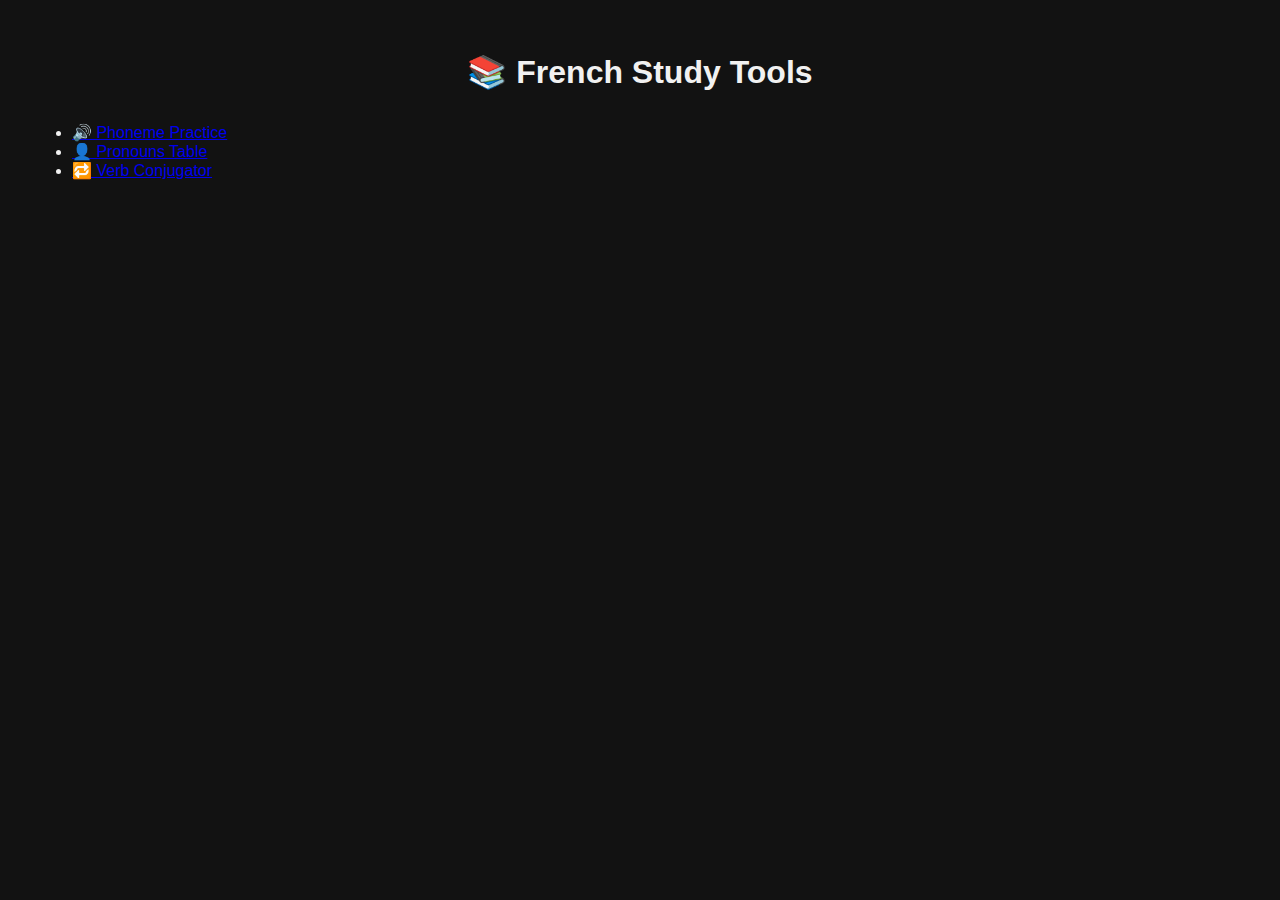
<file: index.html>
<!DOCTYPE html>
<html lang="en">
<head>
  <meta charset="UTF-8">
  <title>📚 French Study Tools</title>
  <link rel="stylesheet" href="style.css">
</head>
<body>
  <h1>📚 French Study Tools</h1>
  <ul>
    <li><a href="phonemes/index.html">🔊 Phoneme Practice</a></li>
    <li><a href="pronouns/index.html">👤 Pronouns Table</a></li>
    <li><a href="conjugator/index.html">🔁 Verb Conjugator</a></li>
  </ul>
</body>
</html>
</file>
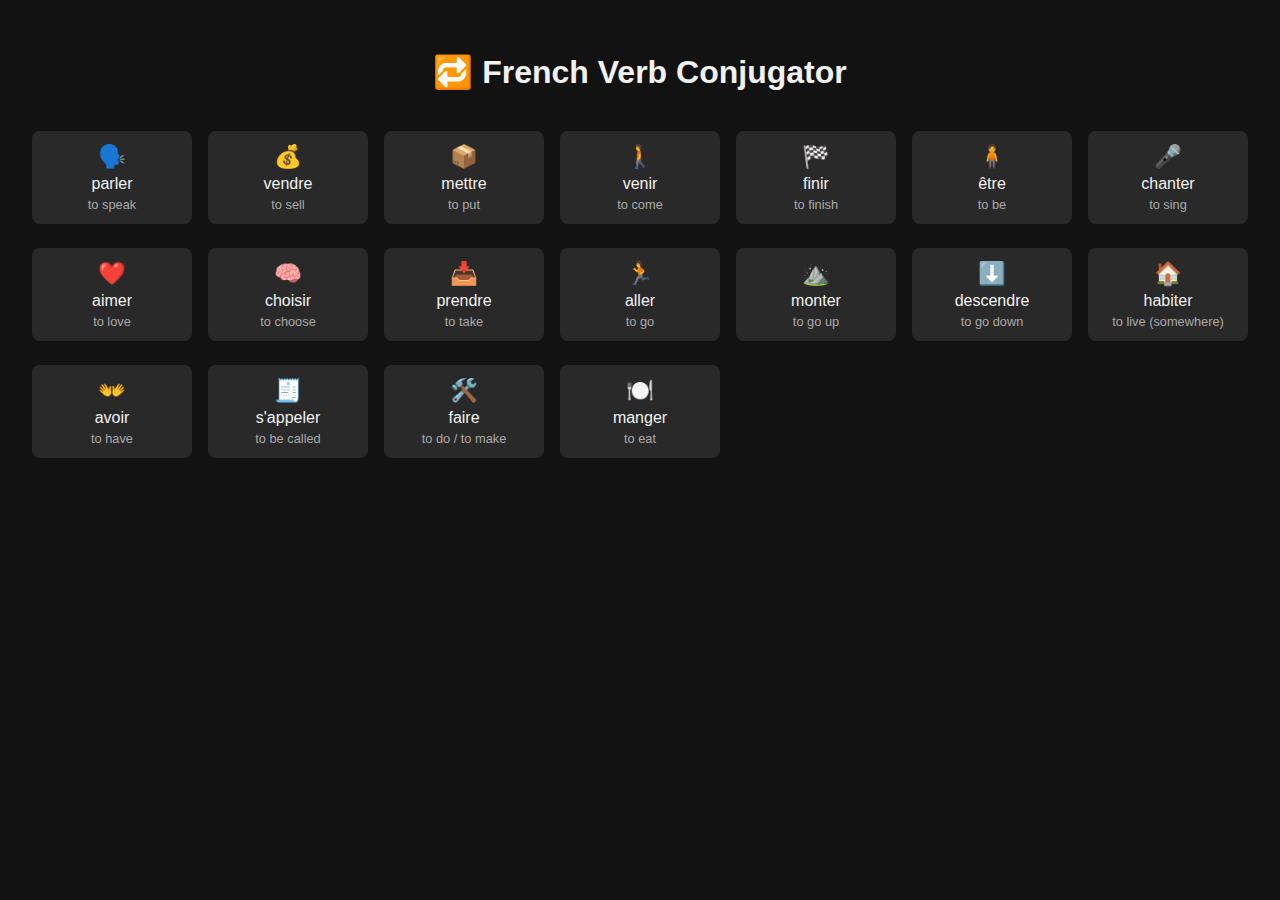
<file: conjugator/index.html>
<!DOCTYPE html>
<html lang="en">
<head>
  <meta charset="UTF-8" />
  <meta name="viewport" content="width=device-width, initial-scale=1.0" />
  <title>French Verb Conjugator</title>
  <link rel="stylesheet" href="../style.css" />
</head>
<body>
  <h1>🔁 French Verb Conjugator</h1>
  <div id="verb-grid"></div>
  <div id="verb-detail" style="display: none"></div>

  
  <script src="conjugator.js"></script>
</body>
</html>
</file>
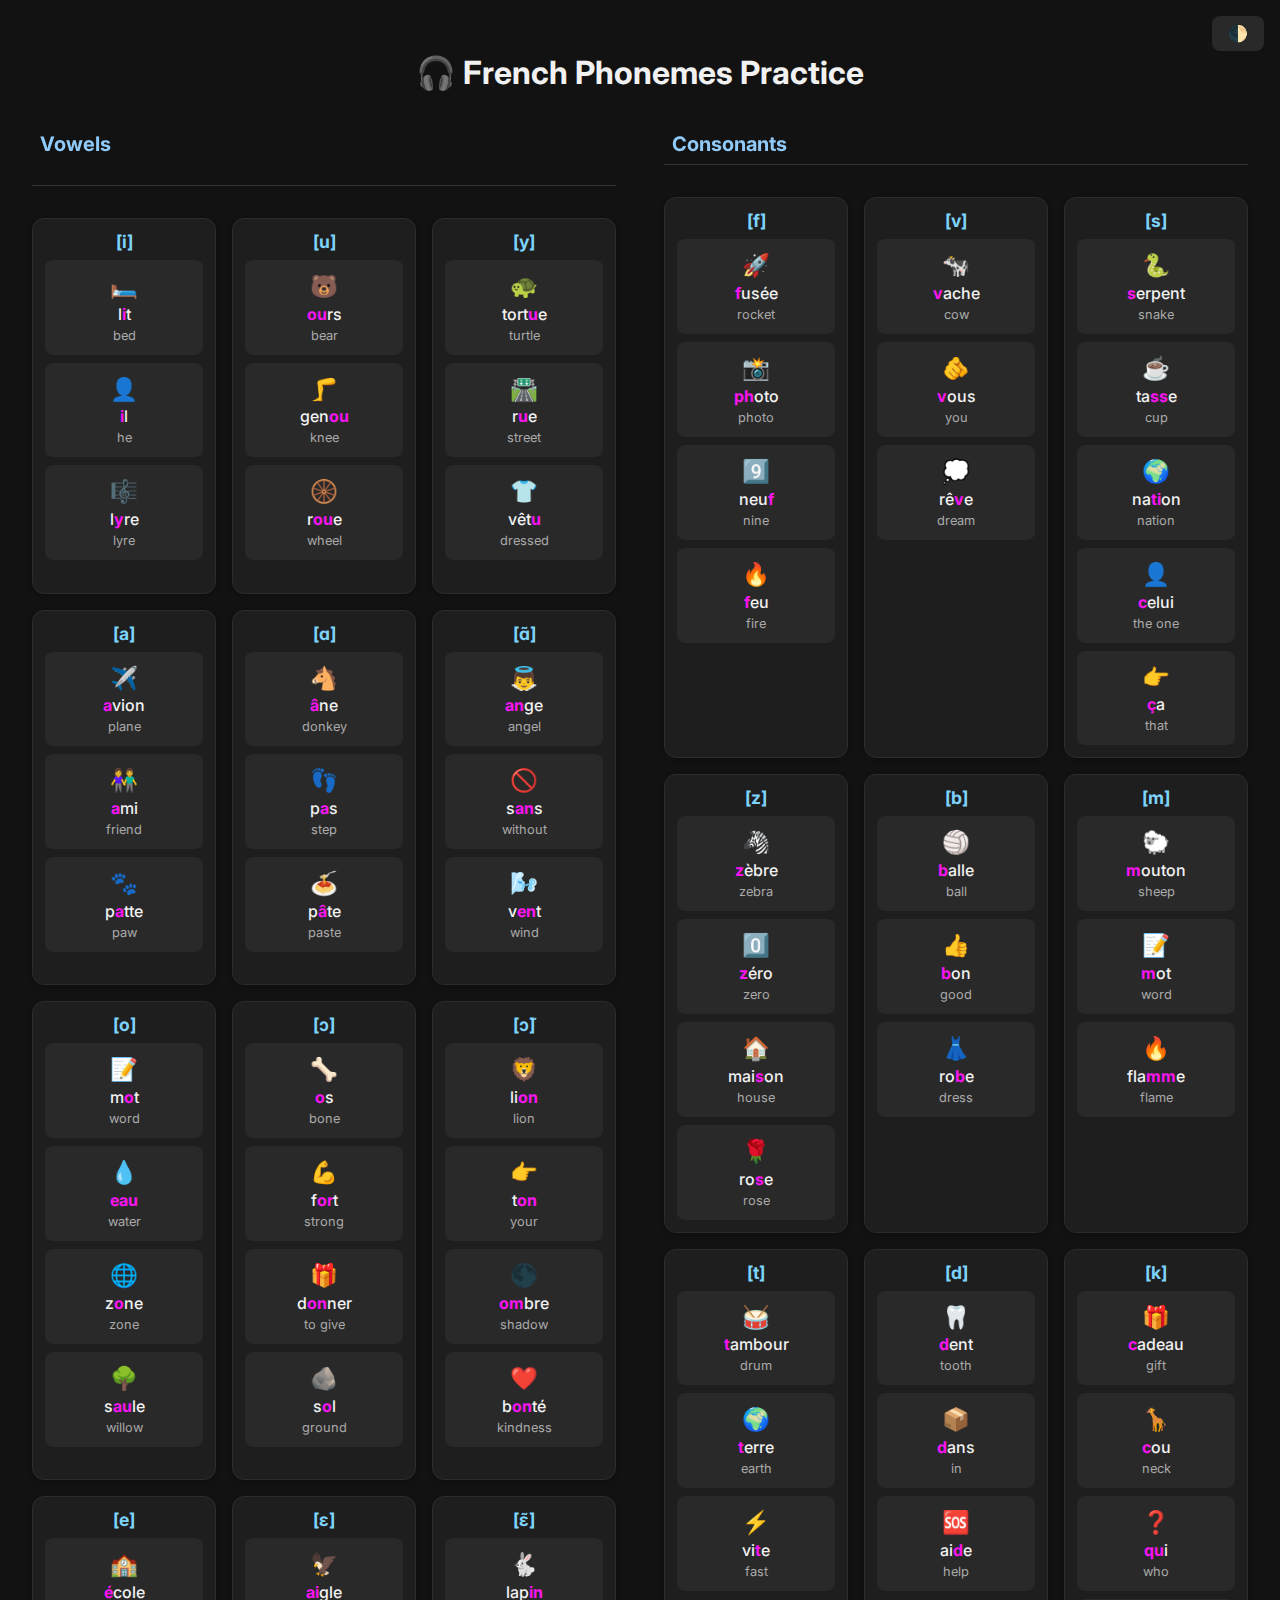
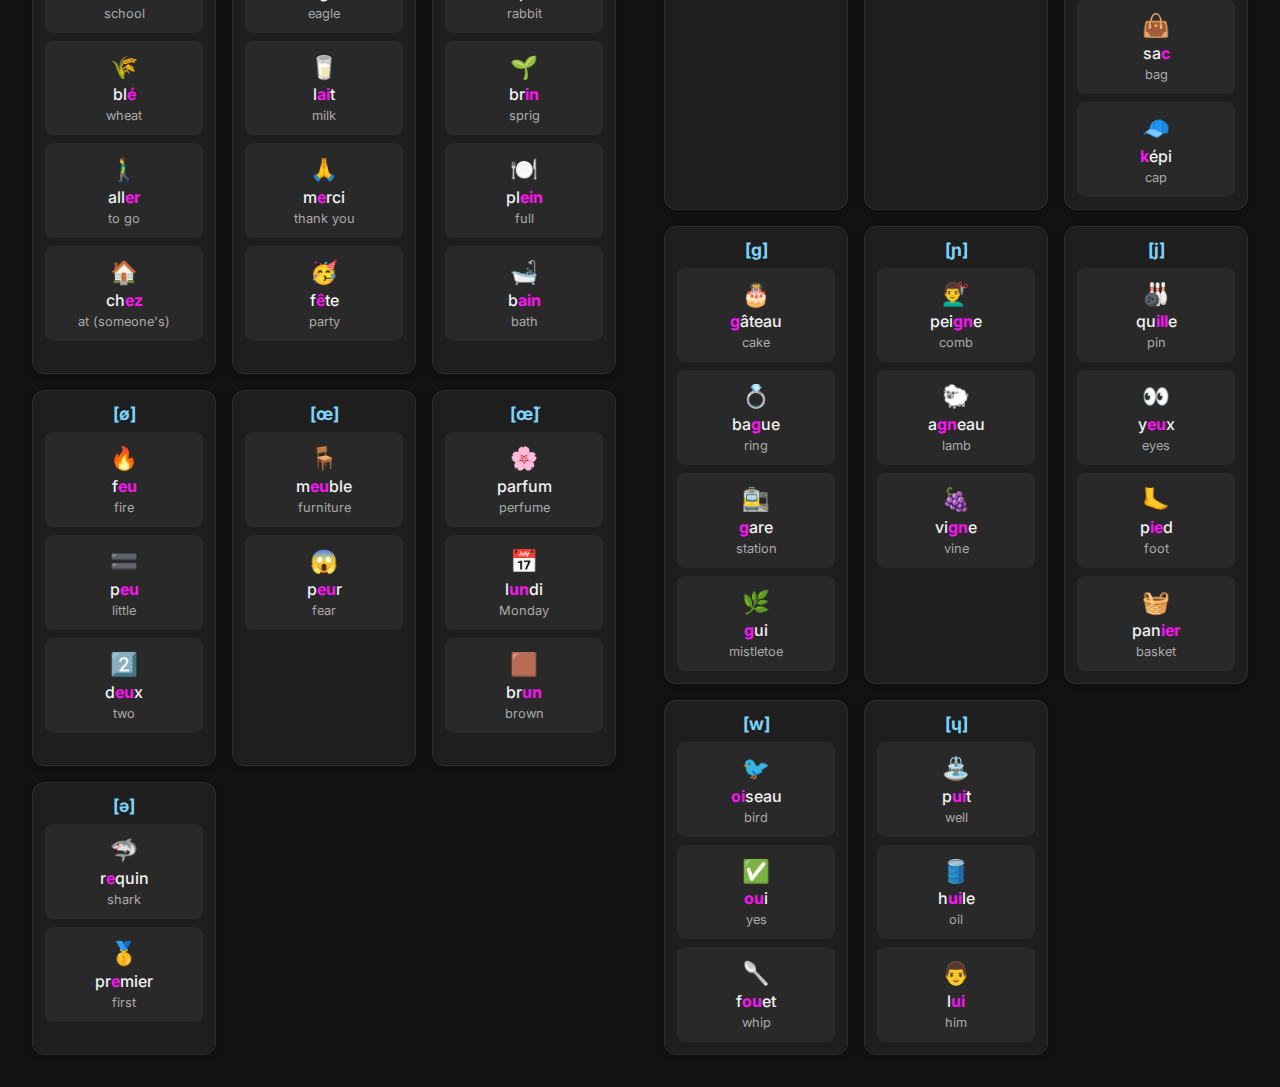
<file: phonemes/index.html>
<!DOCTYPE html>
<html lang="en">
<head>
  <meta charset="UTF-8" />
  <meta name="viewport" content="width=device-width, initial-scale=1.0"/>
  <title>French Phonemes Practice</title>
  <link rel="stylesheet" href="style.css" />
  <link rel="preconnect" href="https://fonts.googleapis.com">
  <link rel="preconnect" href="https://fonts.gstatic.com" crossorigin>
  <link href="https://fonts.googleapis.com/css2?family=Inter:wght@400;600;700&display=swap" rel="stylesheet">
</head>
<body>
  <h1>🎧 French Phonemes Practice</h1>
  <div id="content"></div>

  <!-- Data -->
  <script src="data.js"></script> <!-- this should define vowelPhonemes and consonantPhonemes -->

  <!-- App Logic -->
  <script src="script.js"></script>
</body>
</html>
</file>
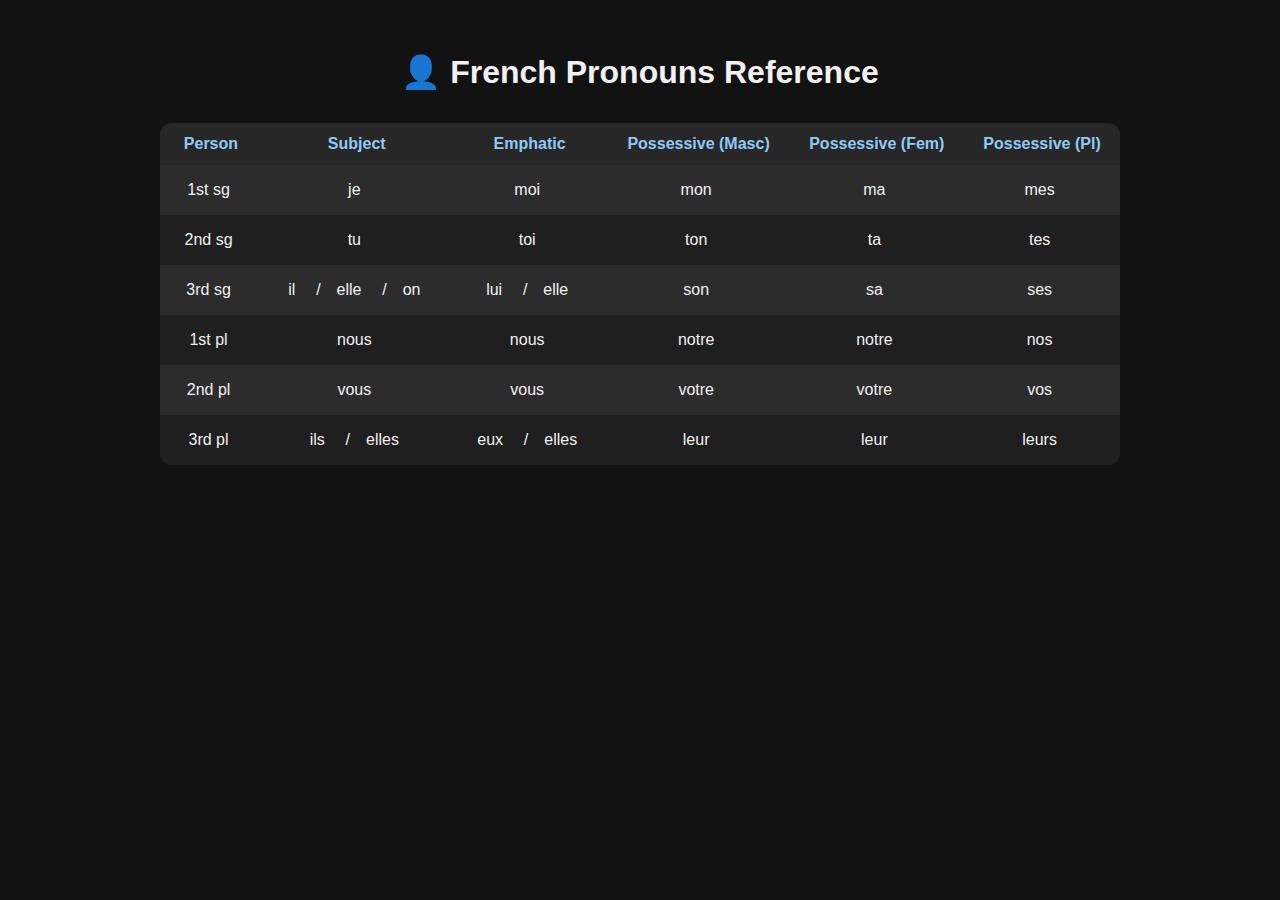
<file: pronouns/index.html>
<!DOCTYPE html>
<html lang="en">
<head>
  <meta charset="UTF-8">
  <meta name="viewport" content="width=device-width, initial-scale=1.0">
  <title>👤 French Pronouns Table</title>
  <link rel="stylesheet" href="../style.css">
</head>
<body>
  <h1>👤 French Pronouns Reference</h1>
  <table id="pronoun-table"></table>

  <!-- Data -->
  <script src="pronouns_data.js"></script>
  <!-- Script -->
  <script src="pronouns_script.js"></script>
</body>
</html>
</file>
<file: style.css>
/* GLOBAL */
body {
    background-color: #121212;
    color: #f1f1f1;
    font-family: 'Inter', sans-serif;
    margin: 0;
    padding: 2rem;
    transition: background-color 0.3s, color 0.3s;
  }
  
  body.light {
    background-color: #f9f9f9;
    color: #1a1a1a;
  }
  
  h1 {
    text-align: center;
    font-size: 2rem;
    margin-bottom: 2rem;
  }
  
  /* THEME TOGGLE */
  .theme-toggle {
    position: fixed;
    top: 1rem;
    right: 1rem;
    background: #292929;
    color: white;
    border: none;
    padding: 0.5rem 1rem;
    border-radius: 0.5rem;
    cursor: pointer;
    font-size: 1rem;
    z-index: 1000;
    transition: background 0.3s;
  }
  
  body.light .theme-toggle {
    background: #ddd;
    color: #000;
  }
  
  /* LAYOUT */
  #container {
    display: flex;
    justify-content: center;
    gap: 3rem;
    flex-wrap: wrap;
  }
  
  .phoneme-column {
    flex: 1;
    min-width: 300px;
    max-width: 600px;
    display: grid;
    grid-template-columns: repeat(auto-fill, minmax(140px, 1fr));
    gap: 1rem;
    position: relative;
  }
  
  /* HEADERS */
  .phoneme-column h2 {
    grid-column: 1 / -1;
    font-size: 1.25rem;
    background: inherit;
    margin: 0 0 1rem 0;
    padding: 0.5rem;
    position: sticky;
    top: 0;
    z-index: 10;
    color: #90caf9;
    border-bottom: 1px solid #333;
    backdrop-filter: blur(8px);
  }
  
  body.light .phoneme-column h2 {
    color: #0077cc;
    border-color: #ccc;
  }
  
  /* PHONEME GROUPS */
  .phoneme-group {
    background: #1e1e1e;
    border-radius: 0.75rem;
    padding: 0.75rem;
    border: 1px solid #2c2c2c;
    box-shadow: 0 2px 6px rgba(0, 0, 0, 0.2);
    transition: background 0.3s;
  }
  
  body.light .phoneme-group {
    background: #ffffff;
    border-color: #ddd;
    box-shadow: 0 2px 6px rgba(0, 0, 0, 0.05);
  }
  
  .phoneme {
    font-size: 1.1rem;
    font-weight: bold;
    margin-bottom: 0.5rem;
    color: #7dd3fc;
    text-align: center;
  }
  
  body.light .phoneme {
    color: #0077cc;
  }
  
  /* WORD CARDS */
  .word-card {
    background-color: #292929;
    border-radius: 0.5rem;
    padding: 0.75rem;
    text-align: center;
    margin-top: 0.5rem;
    transition: background-color 0.2s;
    cursor: pointer;
  }
  
  .word-card:hover {
    background-color: #3a3a3a;
  }
  
  body.light .word-card {
    background-color: #f0f0f0;
  }
  
  body.light .word-card:hover {
    background-color: #e2e2e2;
  }
  
  .word {
    font-size: 1rem;
    font-weight: 500;
    margin-bottom: 0.25rem;
  }
  
  .word strong {
    color: #fa15f2;
    font-weight: 700;
  }
  
  .translation {
    font-size: 0.8rem;
    color: #aaa;
  }
  
  body.light .translation {
    color: #555;
  }
  
  .emoji {
    font-size: 1.4rem;
    margin-bottom: 0.3rem;
  }
  

  table {
    border-collapse: collapse;
    width: 100%;
    max-width: 960px;
    margin: 2rem auto;
    background: #1e1e1e;
    border-radius: 0.75rem;
    overflow: hidden;
  }
  
  th, td {
    padding: 0.75rem 1rem;
    text-align: center;
  }
  
  th {
    background-color: #272727;
    font-weight: 600;
    color: #90caf9;
  }
  
  tr:nth-child(even) {
    background-color: #2c2c2c;
  }
  
  tr:nth-child(odd) {
    background-color: #1f1f1f;
  }
  
  td span {
    cursor: pointer;
    padding: 0.25rem 0.4rem;
    border-radius: 4px;
    display: inline-block;
    transition: background 0.2s ease;
  }
  
  td span:hover {
    background-color: #333;
    color: #facc15;
  }
  
  .speaker {
    margin-left: 0.25rem;
    font-size: 0.9em;
    opacity: 0.7;
  }

  td strong {
    color: #facc15; /* Tailwind-style yellow */
    font-weight: 700;
  }
</file>
<file: phonemes/style.css>
/* GLOBAL */
body {
    background-color: #121212;
    color: #f1f1f1;
    font-family: 'Inter', sans-serif;
    margin: 0;
    padding: 2rem;
    transition: background-color 0.3s, color 0.3s;
  }
  
  body.light {
    background-color: #f9f9f9;
    color: #1a1a1a;
  }
  
  h1 {
    text-align: center;
    font-size: 2rem;
    margin-bottom: 2rem;
  }
  
  /* THEME TOGGLE */
  .theme-toggle {
    position: fixed;
    top: 1rem;
    right: 1rem;
    background: #292929;
    color: white;
    border: none;
    padding: 0.5rem 1rem;
    border-radius: 0.5rem;
    cursor: pointer;
    font-size: 1rem;
    z-index: 1000;
    transition: background 0.3s;
  }
  
  body.light .theme-toggle {
    background: #ddd;
    color: #000;
  }
  
  /* LAYOUT */
  #container {
    display: flex;
    justify-content: center;
    gap: 3rem;
    flex-wrap: wrap;
  }
  
  .phoneme-column {
    flex: 1;
    min-width: 300px;
    max-width: 600px;
    display: grid;
    grid-template-columns: repeat(auto-fill, minmax(140px, 1fr));
    gap: 1rem;
    position: relative;
  }
  
  /* HEADERS */
  .phoneme-column h2 {
    grid-column: 1 / -1;
    font-size: 1.25rem;
    background: inherit;
    margin: 0 0 1rem 0;
    padding: 0.5rem;
    position: sticky;
    top: 0;
    z-index: 10;
    color: #90caf9;
    border-bottom: 1px solid #333;
    backdrop-filter: blur(8px);
  }
  
  body.light .phoneme-column h2 {
    color: #0077cc;
    border-color: #ccc;
  }
  
  /* PHONEME GROUPS */
  .phoneme-group {
    background: #1e1e1e;
    border-radius: 0.75rem;
    padding: 0.75rem;
    border: 1px solid #2c2c2c;
    box-shadow: 0 2px 6px rgba(0, 0, 0, 0.2);
    transition: background 0.3s;
  }
  
  body.light .phoneme-group {
    background: #ffffff;
    border-color: #ddd;
    box-shadow: 0 2px 6px rgba(0, 0, 0, 0.05);
  }
  
  .phoneme {
    font-size: 1.1rem;
    font-weight: bold;
    margin-bottom: 0.5rem;
    color: #7dd3fc;
    text-align: center;
  }
  
  body.light .phoneme {
    color: #0077cc;
  }
  
  /* WORD CARDS */
  .word-card {
    background-color: #292929;
    border-radius: 0.5rem;
    padding: 0.75rem;
    text-align: center;
    margin-top: 0.5rem;
    transition: background-color 0.2s;
    cursor: pointer;
  }
  
  .word-card:hover {
    background-color: #3a3a3a;
  }
  
  body.light .word-card {
    background-color: #f0f0f0;
  }
  
  body.light .word-card:hover {
    background-color: #e2e2e2;
  }
  
  .word {
    font-size: 1rem;
    font-weight: 500;
    margin-bottom: 0.25rem;
  }
  
  .word strong {
    color: #fa15f2;
    font-weight: 700;
  }
  
  .translation {
    font-size: 0.8rem;
    color: #aaa;
  }
  
  body.light .translation {
    color: #555;
  }
  
  .emoji {
    font-size: 1.4rem;
    margin-bottom: 0.3rem;
  }
</file>
